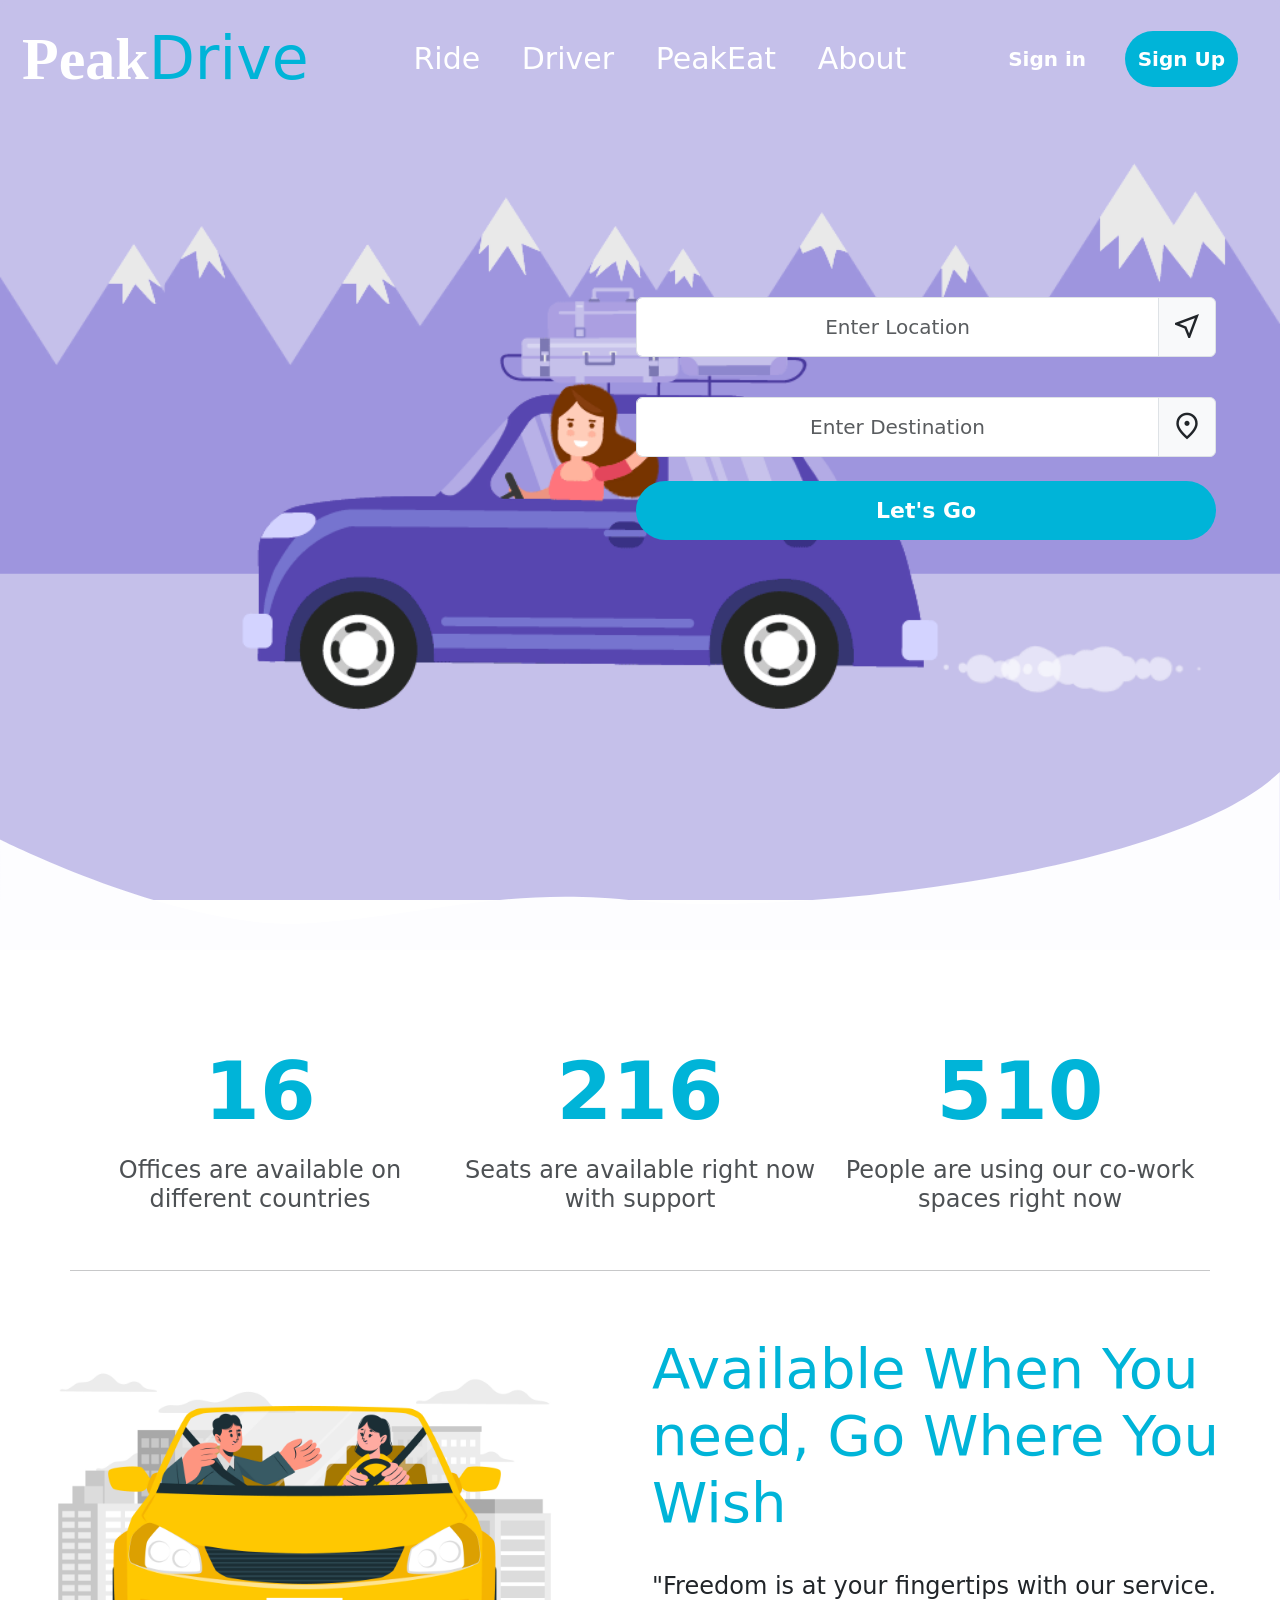
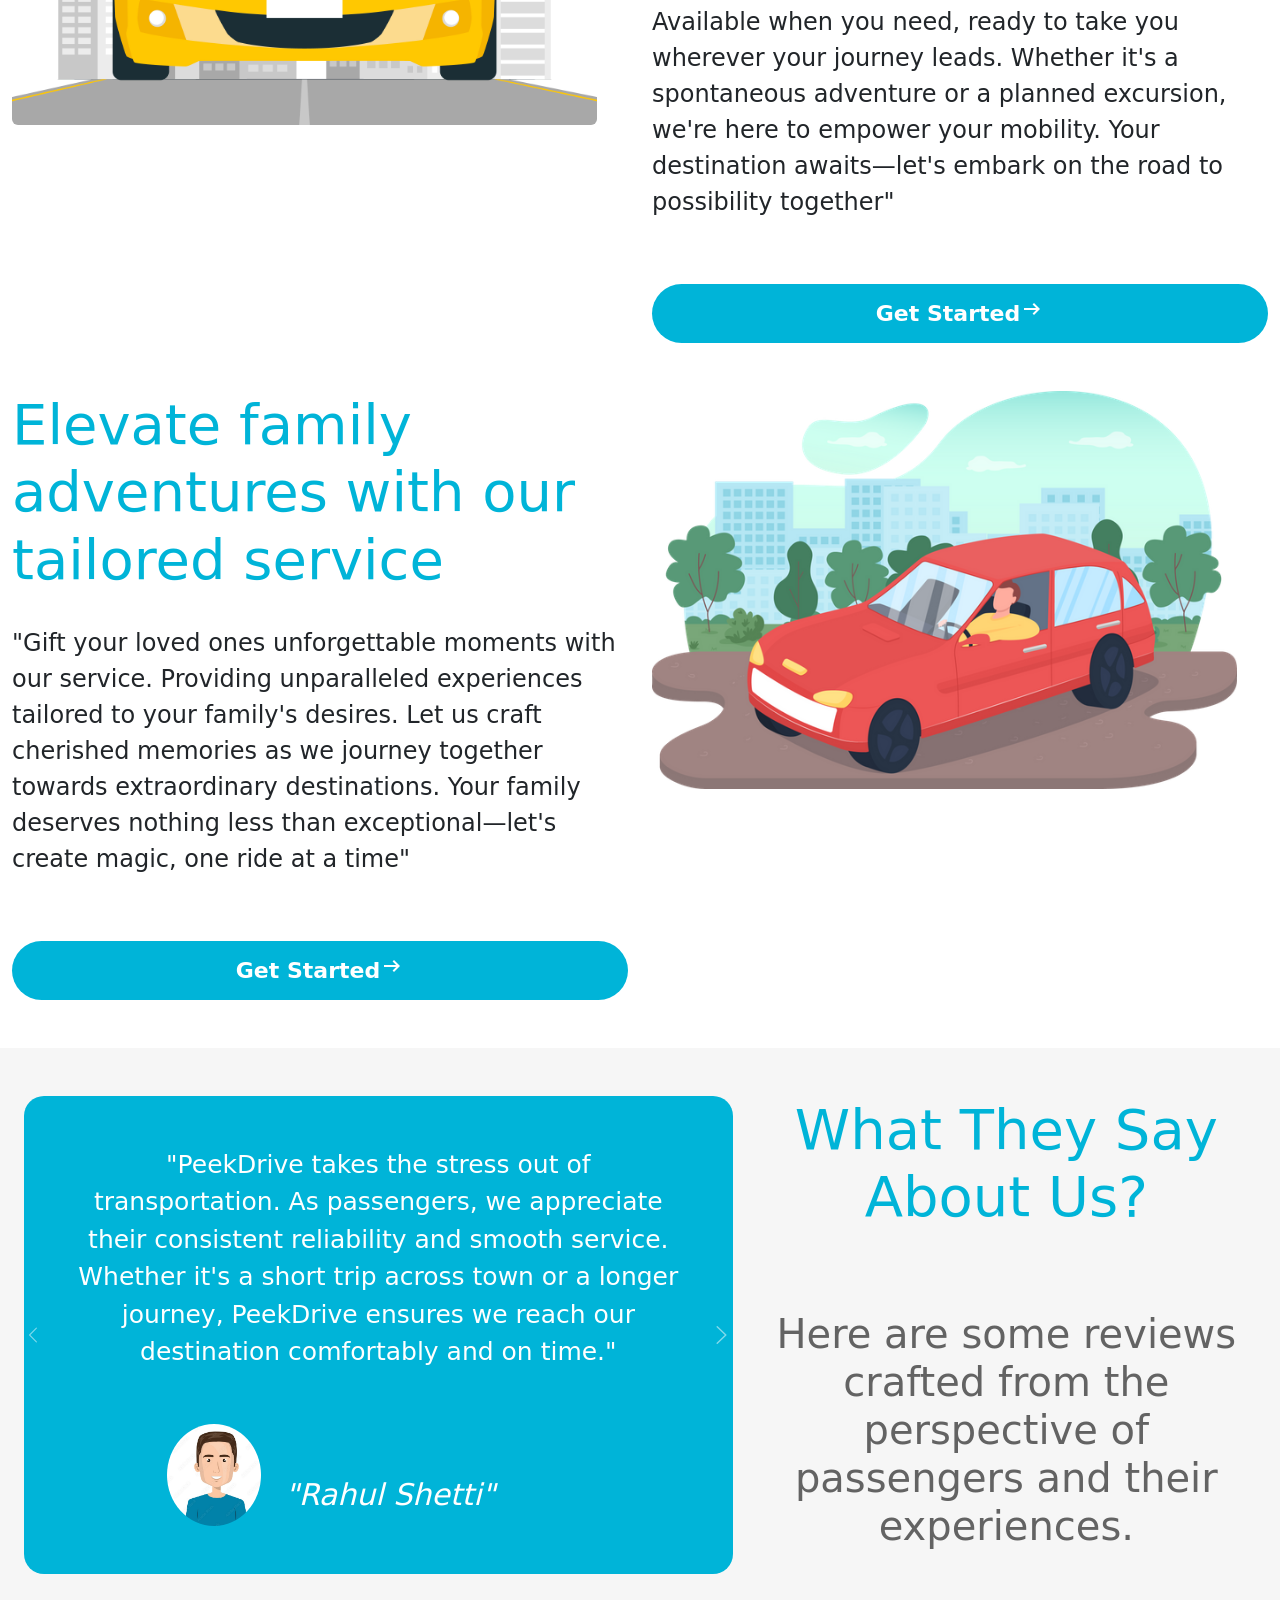
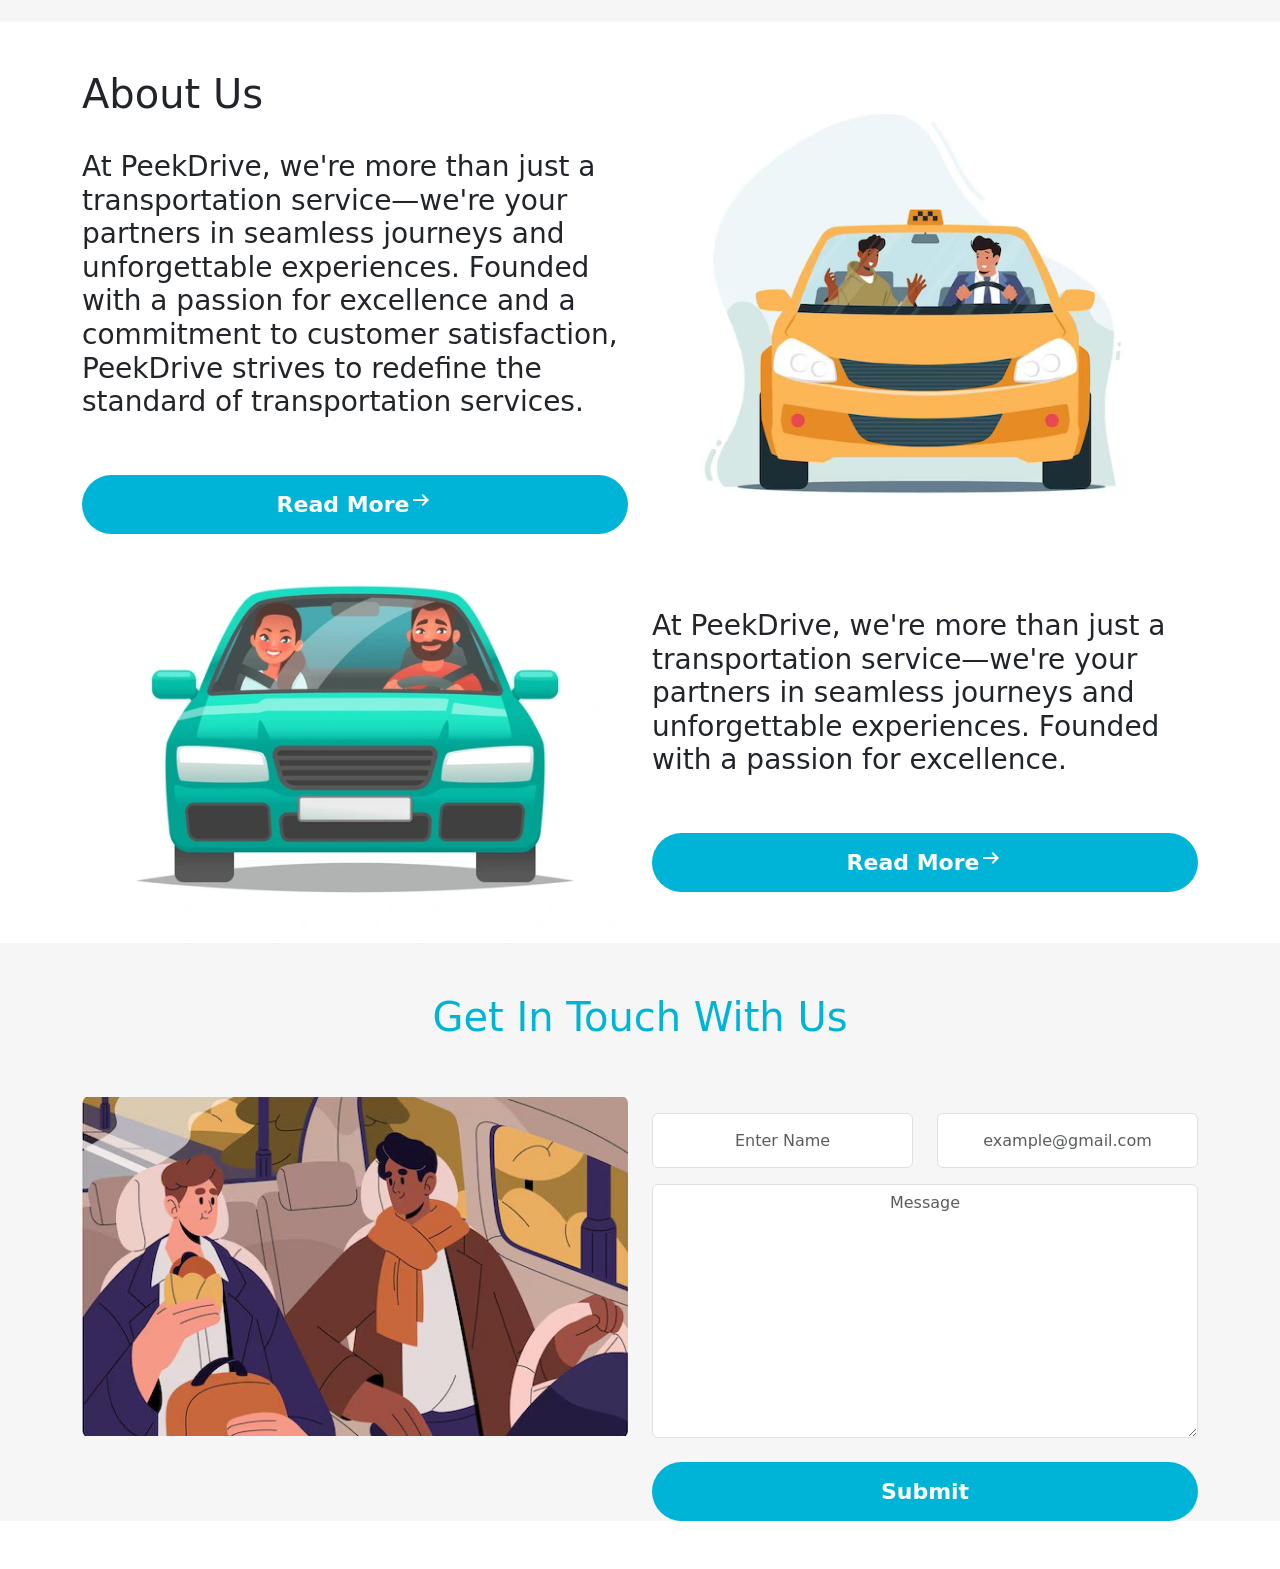
<file: index.html>
<!DOCTYPE html>
<html lang="en">
  <head>
    <meta charset="UTF-8" />
    <meta name="viewport" content="width=device-width, initial-scale=1.0" />
    <title>PeakDrive</title>
    <link
      href="https://cdn.jsdelivr.net/npm/bootstrap@5.3.3/dist/css/bootstrap.min.css"
      rel="stylesheet"
      integrity="sha384-QWTKZyjpPEjISv5WaRU9OFeRpok6YctnYmDr5pNlyT2bRjXh0JMhjY6hW+ALEwIH"
      crossorigin="anonymous"
    />
    <script
      src="https://cdn.jsdelivr.net/npm/bootstrap@5.3.3/dist/js/bootstrap.bundle.min.js"
      integrity="sha384-YvpcrYf0tY3lHB60NNkmXc5s9fDVZLESaAA55NDzOxhy9GkcIdslK1eN7N6jIeHz"
      crossorigin="anonymous"
    ></script>
    <link rel="stylesheet" href="./css/home.css" />
    <link
      rel="stylesheet"
      href="https://fonts.googleapis.com/css2?family=Material+Symbols+Outlined:opsz,wght,FILL,GRAD@20..48,100..700,0..1,-50..200"
    />
  </head>
  <body>
    <div id="menudivid" class="container-fluid menudiv">
      <nav class="navbar navbar-expand-lg">
        <a style="margin-left: 10px" class="navbar-brand" href="./home.html"
          ><span
            class="peak"
            style="
              font-weight: bold;
              font-family: 'Times New Roman', Times, serif;
            "
            >Peak</span
          ><span style="color: #00b4d8">Drive</span></a
        >

        <button
          class="navbar-toggler"
          type="button"
          data-bs-toggle="collapse"
          data-bs-target="#collapsibleNavbar"
        >
          <span class="navbar-toggler-icon"></span>
        </button>
        <div
          class="collapse navbar-collapse"
          id="collapsibleNavbar"
          style="justify-content: center"
        >
          <ul class="navbar-nav">
            <li class="nav-item">
              <a class="nav-link" href="./ride.html">Ride</a>
            </li>
            <li class="nav-item">
              <a class="nav-link" href="#">Driver</a>
            </li>
            <li class="nav-item">
              <a class="nav-link" href="#">PeakEat</a>
            </li>
            <li class="nav-item">
              <a class="nav-link" href="#">About</a>
            </li>
          </ul>
        </div>
        <div class="right-side d-flex">
          <ul class="navbar-nav">
            <li class="nav-item">
              <a
                class="nav-link signin disablebth"
                href="./login.html"
                style="padding: 13px; font-weight: bold; font-size: 20px"
                >Sign in</a
              >
            </li>
            <li class="nav-item">
              <a
                class="nav-link signup rounded-pill disablebth"
                href="./login.html"
                style="padding: 13px; font-weight: bold; font-size: 20px"
                >Sign Up</a
              >
            </li>
          </ul>
        </div>
      </nav>
    </div>
    <div class="container-fluid Sec1 text-center">
      <div class="innerInputDiv">
        <div class="input-group mb-3">
          <input
            class="form-control locAndDes"
            type="text"
            name="Location"
            id="Location"
            placeholder="Enter Location"
          />
          <span
            class="input-group-text material-symbols-outlined"
            style="padding-top: 12px; font-size: 32px"
          >
            near_me
          </span>
        </div>
        <br />
        <div class="input-group mb-3">
          <input
            class="form-control locAndDes"
            type="text"
            name="Destination"
            id="Destination"
            placeholder="Enter Destination"
          />
          <span
            class="input-group-text material-symbols-outlined"
            style="padding-top: 12px; font-size: 32px"
          >
            location_on
          </span>
        </div>
        <a
          class="nav-link signup rounded-pill mt-4"
          href="#"
          style="padding: 13px; font-weight: bold; font-size: 22px"
          >Let's Go</a
        >
      </div>
    </div>
    <div class="position-absolute bottom-0 start-0 end-0 z-1">
      <img class="wave mb-md-n2" src="./images/Wave.svg" alt="" />
      <div class="bg-white py-2 py-md-5"></div>
    </div>
    <div class="container Sec2 text-dark">
      <div class="row text-center mb-5" style="margin-top: 9rem !important">
        <div class="col-lg-4 mb-5">
          <h1 class="h1 mb-3 numbers" id="numbers1">0</h1>
          <h6 class="h4 textNumber">
            Offices are available on different countries
          </h6>
        </div>
        <div class="col-lg-4 mb-5">
          <h1 class="h1 mb-3 numbers" id="numbers2">0</h1>
          <h6 class="h4 textNumber">
            Seats are available right now with support
          </h6>
        </div>
        <div class="col-lg-4 mb-5">
          <h1 class="h1 mb-3 numbers" id="numbers3">0</h1>
          <h6 class="h4 textNumber">
            People are using our co-work spaces right now
          </h6>
        </div>
        <hr />
      </div>
    </div>
    <div class="container mb-5" style="max-width: 1798px">
      <div class="row row-gap-5">
        <div class="col-lg-6">
          <img
            src="./images/7649997.jpg"
            alt=""
            class="img-fluid rounded"
            width="95%"
          />
        </div>
        <div
          class="col-lg-6"
          style="display: flex; flex-direction: column; justify-content: center"
        >
          <h1 style="color: #00b4d8; font-size: 3.5rem">
            Available When You need, Go Where You Wish
          </h1>
          <br />
          <p style="font-size: 1.5rem">
            "Freedom is at your fingertips with our service. Available when you
            need, ready to take you wherever your journey leads. Whether it's a
            spontaneous adventure or a planned excursion, we're here to empower
            your mobility. Your destination awaits—let's embark on the road to
            possibility together"
          </p>
          <br />
          <a
            class="nav-link signup rounded-pill mt-4 getStarted"
            href="#"
            style="padding: 13px; font-weight: bold; font-size: 22px"
            >Get Started<span class="material-symbols-outlined">
              arrow_right_alt
            </span></a
          >
        </div>

        <div
          class="col-lg-6"
          style="display: flex; flex-direction: column; justify-content: center"
        >
          <h1 style="color: #00b4d8; font-size: 3.5rem">
            Elevate family adventures with our tailored service
          </h1>
          <br />
          <p style="font-size: 1.5rem">
            "Gift your loved ones unforgettable moments with our service.
            Providing unparalleled experiences tailored to your family's
            desires. Let us craft cherished memories as we journey together
            towards extraordinary destinations. Your family deserves nothing
            less than exceptional—let's create magic, one ride at a time"
          </p>
          <br />
          <a
            class="nav-link signup rounded-pill mt-4 getStarted"
            href="#"
            style="padding: 13px; font-weight: bold; font-size: 22px"
            >Get Started<span class="material-symbols-outlined">
              arrow_right_alt
            </span></a
          >
        </div>
        <div class="col-lg-6">
          <img
            src="./images/driving-car-3760558-3136044.webp"
            alt=""
            class="img-fluid rounded"
            width="95%"
          />
        </div>
      </div>
    </div>
    <div class="container-fluid mb-5" style="background-color: #f6f6f6">
      <div class="container" style="max-width: 1690px">
        <div class="row text-center">
          <div class="col-lg-7 mt-5 mb-5">
            <div id="demo" class="carousel slide" data-bs-ride="carousel">
              <div class="carousel-inner">
                <div class="carousel-item active">
                  <p>
                    "PeekDrive takes the stress out of transportation. As
                    passengers, we appreciate their consistent reliability and
                    smooth service. Whether it's a short trip across town or a
                    longer journey, PeekDrive ensures we reach our destination
                    comfortably and on time."
                  </p>
                  <br />
                  <div class="row" style="align-items: center">
                    <div class="col-4">
                      <img
                        class="img-fluid mb-5"
                        src="./images/profile1.jpg"
                        alt=""
                        width="50%"
                        style="border-radius: 100%; float: right"
                      />
                    </div>
                    <div class="col-8">
                      <h4 class="namesInCarousel">"Rahul Shetti"</h4>
                    </div>
                  </div>
                </div>
                <div class="carousel-item">
                  <p>
                    "As frequent passengers of your service, we've experienced
                    nothing short of excellence. From the moment we book to the
                    final drop-off, your professionalism and attention to detail
                    shine through. Thank you for consistently exceeding our
                    expectations!"
                  </p>
                  <br />
                  <div class="row" style="align-items: center">
                    <div class="col-4">
                      <img
                        class="img-fluid mb-5"
                        src="./images/profile2.jpg"
                        alt=""
                        width="50%"
                        style="border-radius: 100%; float: right"
                      />
                    </div>
                    <div class="col-8">
                      <h4 class="namesInCarousel">"Rahman Karim"</h4>
                    </div>
                  </div>
                </div>
                <div class="carousel-item">
                  <p>
                    "When it comes to transportation, reliability is key, and
                    your service delivers every time. We've come to rely on your
                    punctuality and efficiency for our daily commutes and
                    special occasions alike. You've earned our trust, and we
                    wouldn't hesitate to recommend you to others."
                  </p>
                  <br />
                  <div class="row" style="align-items: center">
                    <div class="col-4">
                      <img
                        class="img-fluid mb-5"
                        src="./images/profile4.jpg"
                        alt=""
                        width="50%"
                        style="border-radius: 100%; float: right"
                      />
                    </div>
                    <div class="col-8">
                      <h4 class="namesInCarousel">"Abdullah Baig"</h4>
                    </div>
                  </div>
                </div>
                <div class="carousel-item">
                  <p>
                    "Traveling with your service is always a pleasure. Your
                    vehicles are clean and comfortable, and your drivers are
                    friendly and courteous. Plus, the convenience of booking
                    online or via your app makes our lives so much easier. Keep
                    up the fantastic work!"
                  </p>
                  <br />
                  <div class="row" style="align-items: center">
                    <div class="col-4">
                      <img
                        class="img-fluid mb-5"
                        src="./images/profile5.jpg"
                        alt=""
                        width="50%"
                        style="border-radius: 100%; float: right"
                      />
                    </div>
                    <div class="col-8">
                      <h4 class="namesInCarousel">"Shabnum Jabeen"</h4>
                    </div>
                  </div>
                </div>
                <div class="carousel-item">
                  <p>
                    "You're more than just a transportation service to us;
                    you're a partner in our journeys. Whether we're heading to
                    the airport or exploring a new city, we know we can count on
                    your service to get us there safely and reliably. Thank you
                    for being a trusted companion on our adventures."
                  </p>
                  <br />
                  <div class="row" style="align-items: center">
                    <div class="col-4">
                      <img
                        class="img-fluid mb-5"
                        src="./images/profile61.jpg"
                        alt=""
                        width="50%"
                        style="border-radius: 100%; float: right"
                      />
                    </div>
                    <div class="col-8">
                      <h4 class="namesInCarousel">"Zahra Batool"</h4>
                    </div>
                  </div>
                </div>
              </div>
              <button
                class="carousel-control-prev"
                type="button"
                data-bs-target="#demo"
                data-bs-slide="prev"
                style="padding-right: 88px"
              >
                <span class="carousel-control-prev-icon"></span>
              </button>
              <button
                class="carousel-control-next"
                type="button"
                data-bs-target="#demo"
                data-bs-slide="next"
                style="padding-left: 84px"
              >
                <span class="carousel-control-next-icon"></span>
              </button>
            </div>
          </div>
          <div class="col-lg-5 mt-5 mb-5">
            <h1 class="display-4" style="color: #00b4d8">
              What They Say About Us?
            </h1>
            <br />
            <br />
            <br />
            <p class="display-5" style="color: #636363; font-size: 40px">
              Here are some reviews crafted from the perspective of passengers
              and their experiences.
            </p>
          </div>
        </div>
      </div>
    </div>

    <div class="container">
      <div class="row" style="align-items: center">
        <div class="col-lg-6">
          <h1 class="h1">About Us</h1>
          <br />
          <p class="h3" style="font-weight: lighter">
            At PeekDrive, we're more than just a transportation service—we're
            your partners in seamless journeys and unforgettable experiences.
            Founded with a passion for excellence and a commitment to customer
            satisfaction, PeekDrive strives to redefine the standard of
            transportation services.
          </p>
          <br />
          <a
            class="nav-link signup rounded-pill mt-4 getStarted"
            href="#"
            style="padding: 13px; font-weight: bold; font-size: 22px"
            >Read More<span class="material-symbols-outlined">
              arrow_right_alt
            </span></a
          >
        </div>
        <div class="col-lg-6">
          <img
            class="img-fluid"
            src="./images/talking.jpg"
            alt=""
            width="100%"
          />
        </div>
        <div class="col-lg-6">
          <img
            class="img-fluid"
            src="./images/happy-couple-young-people-rides-600nw-1619620189.webp"
            alt=""
            width="100%"
          />
        </div>
        <div class="col-lg-6">
          <br />
          <p class="h3" style="font-weight: lighter">
            At PeekDrive, we're more than just a transportation service—we're
            your partners in seamless journeys and unforgettable experiences.
            Founded with a passion for excellence.
          </p>
          <br />
          <a
            class="nav-link signup rounded-pill mt-4 getStarted"
            href="#"
            style="padding: 13px; font-weight: bold; font-size: 22px"
            >Read More<span class="material-symbols-outlined">
              arrow_right_alt
            </span></a
          >
        </div>
      </div>
    </div>
    <div class="container-fluid footer mb-5">
      <div class="container GIT">
        <h1 class="h1 text-center" style="color: #00b4d8">
          Get In Touch With Us
        </h1>
        <div class="row" style="max-width: 1523px">
          <div class="col-lg-6 mt-5">
            <img
              src="./images/eating.jpg"
              alt=""
              class="img-fluid"
              width="100%"
            />
          </div>
          <div class="col-lg-6">
            <div class="row mt-5" style="justify-content: space-evenly">
              <div class="col-lg-6 mt-3">
                <input
                  type="text"
                  name="name"
                  id="name"
                  class="form-control text-center form-git"
                  placeholder="Enter Name"
                />
              </div>
              <div class="col-lg-6 mt-3">
                <input
                  type="text"
                  name="Email"
                  id="Email"
                  class="form-control text-center form-git"
                  placeholder="example@gmail.com"
                />
              </div>
              <div class="col-lg-12">
                <textarea
                  name="message"
                  class="form-control text-center mt-3"
                  id="message"
                  rows="10"
                  placeholder="Message"
                ></textarea>
                <a
                  class="nav-link signup rounded-pill mt-4 getStarted"
                  href="#"
                  style="padding: 13px; font-weight: bold; font-size: 22px"
                  >Submit</a
                >
              </div>
            </div>
          </div>
        </div>
      </div>
    </div>
    <script src="./js/home.js"></script>
  </body>
</html>
</file>
<file: css/home.css>
* {
  box-sizing: border-box;
  margin: 0;
  padding: 0;
}

body {
  width: 100%;
}
#collapsibleNavbar {
  font-size: 30px;
  justify-content: space-between;
}
.nav-item {
  margin-left: 2vw;
}
.navbar-brand {
  font-size: 60px;
}
.right-side {
  margin-right: 30px;
}
.signup {
  background-color: #00b4d8;
  color: white;
}
.menudiv {
  position: fixed;
  background-color: #c5c0ea;
  z-index: 1000;
  border-radius: 10px;
}
.Sec1 {
  background-image: url("../images/9e3512f7e3ea4aedc62c766d7eae0b58.gif");
  background-position: center;
  background-repeat: no-repeat;
  background-size: cover;
  height: 100vh;
  position: relative;
}
.img-div {
  margin-top: 209px;
}
.textInHeader {
  font-family: UberMove, UberMoveText, system-ui, "Helvetica Neue", Helvetica,
    Arial, sans-serif;
  font-size: 52px;
  font-weight: 700;
  line-height: 64px;
}
.inputandtext {
  display: flex;
  flex-direction: column;
  align-items: center;
}
.innerInputDiv {
  position: absolute;
  right: 5%;
  bottom: 40%;
  width: 580px;
}

.locAndDes {
  height: 60px;
  text-align: center;
  font-size: 20px;
}
.navbar a {
  color: white;
}

.nav-link:hover {
  color: #00b4d8;
}
.navbar-brand:hover {
  color: #ffffff;
}
.signup {
  color: white;
}
.signup:hover {
  background-color: white;
  color: #00b4d8;
}
.z-1 {
  z-index: 1 !important;
}
.end-0 {
  right: 0 !important;
}
.start-0 {
  left: 0 !important;
}
.bottom-0 {
  bottom: -130px !important;
}
.position-absolute {
  position: absolute !important;
}
.wave {
  width: 100% !important;
}
@media (min-width: 768px) {
  .mb-md-n2 {
    margin-bottom: -1rem !important;
  }
}
@media (min-width: 768px) {
  .py-md-5 {
    padding-top: 3rem !important;
    padding-bottom: 3rem !important;
  }
}
.bg-white {
  --brainwaveio-bg-opacity: 1;
  background-color: rgba(
    var(--brainwaveio-white-rgb),
    var(--brainwaveio-bg-opacity)
  ) !important;
}
.numbers {
  font-weight: bold;
  font-size: 80px;
  color: #00b4d8;
}
.textNumber {
  filter: opacity(0.8);
}
.getStarted:hover {
  transform: scale(0.9);
}
.getStarted {
  text-align: center;
  transition: transform 0.5s ease;
  overflow: hidden;
}
#demo {
  background-color: #00b4d8;
  padding: 50px 50px 0px 50px;
  border-radius: 20px;
  color: white;
  font-size: 25px;
}
.footer {
  background-color: #f6f6f6;
}
.GIT {
  padding-top: 50px;
}
.form-git {
  height: 55px;
}

.namesInCarousel {
  font-size: 30px;
  font-style: italic;
  font-weight: lighter;
  text-align: start;
}

@media screen and (max-width: 1070px) {
  .disablebth {
    display: none;
  }
}

@media screen and (max-width: 992px) {
  .navbar {
    justify-content: center;
  }
}
</file>
